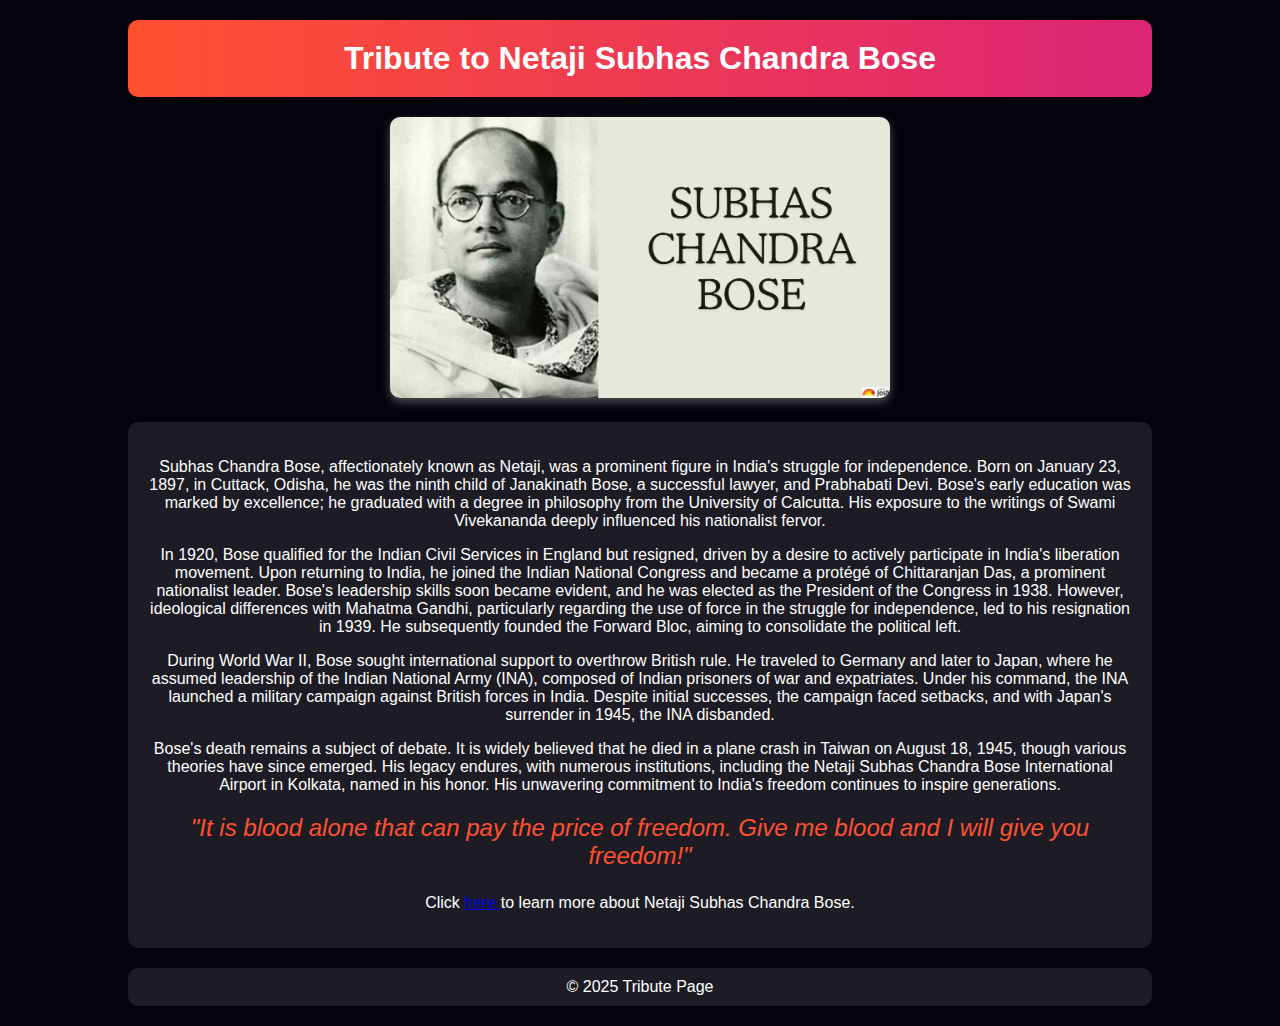
<file: Tribute page/index.html>
<!DOCTYPE html>
<html lang="en">
<head>
    <meta charset="UTF-8">
    <meta name="viewport" content="width=device-width, initial-scale=1.0">
    <title>Tribute to Netaji Subhas Chandra Bose</title>
    <style>
        body {
            font-family: 'Arial', sans-serif;
            margin: 0;
            padding: 0;
            background-color: rgb(4, 3, 12);
            color: white;
            text-align: center;
        }
        .container {
            width: 80%;
            margin: auto;
            padding: 20px;
        }
        .header {
            background: linear-gradient(to right, #ff512f, #dd2476);
            padding: 20px;
            font-size: 2rem;
            font-weight: bold;
            border-radius: 10px;
        }
        .image {
            margin-top: 20px;
        }
        img {
            width: 500px;
            border-radius: 10px;
            box-shadow: 0px 4px 10px rgba(255, 255, 255, 0.3);
        }
        .content {
            margin-top: 20px;
            padding: 20px;
            background-color: rgba(255, 255, 255, 0.1);
            border-radius: 10px;
        }
        .quote {
            font-size: 1.5rem;
            margin-top: 20px;
            font-style: italic;
            color: #ff512f;
        }
        .footer {
            margin-top: 20px;
            padding: 10px;
            font-size: 1rem;
            background-color: rgba(255, 255, 255, 0.1);
            border-radius: 10px;
        }
        p{
            text-align: center;
            font-weight: 500;
            
        }
    </style>
</head>
<body>
    <div class="container">
        <div class="header">Tribute to Netaji Subhas Chandra Bose</div>
        <div class="image">
            <img src="./image/subhas-chandra-bose.webp" alt="Netaji Subhas Chandra Bose">
        </div>
        <div class="content">
            <p>Subhas Chandra Bose, affectionately known as Netaji, was a prominent figure in India's struggle for independence. Born on January 23, 1897, in Cuttack, Odisha, he was the ninth child of Janakinath Bose, a successful lawyer, and Prabhabati Devi. Bose's early education was marked by excellence; he graduated with a degree in philosophy from the University of Calcutta. His exposure to the writings of Swami Vivekananda deeply influenced his nationalist fervor.</p>
            <p>In 1920, Bose qualified for the Indian Civil Services in England but resigned, driven by a desire to actively participate in India's liberation movement. Upon returning to India, he joined the Indian National Congress and became a protégé of Chittaranjan Das, a prominent nationalist leader. Bose's leadership skills soon became evident, and he was elected as the President of the Congress in 1938. However, ideological differences with Mahatma Gandhi, particularly regarding the use of force in the struggle for independence, led to his resignation in 1939. He subsequently founded the Forward Bloc, aiming to consolidate the political left.</p>
            <p>
                During World War II, Bose sought international support to overthrow British rule. He traveled to Germany and later to Japan, where he assumed leadership of the Indian National Army (INA), composed of Indian prisoners of war and expatriates. Under his command, the INA launched a military campaign against British forces in India. Despite initial successes, the campaign faced setbacks, and with Japan's surrender in 1945, the INA disbanded.
            </p>
            <p>
                Bose's death remains a subject of debate. It is widely believed that he died in a plane crash in Taiwan on August 18, 1945, though various theories have since emerged. His legacy endures, with numerous institutions, including the Netaji Subhas Chandra Bose International Airport in Kolkata, named in his honor. His unwavering commitment to India's freedom continues to inspire generations.
            </p>
            <p class="quote">"It is blood alone that can pay the price of freedom. Give me blood and I will give you freedom!"</p>

            <p>Click <a href="https://en.wikipedia.org/wiki/Subhas_Chandra_Bose" alt="More information him">here </a> to learn more about Netaji Subhas Chandra Bose.</p>
        </div>
        <div class="footer">&copy; 2025 Tribute Page </div>
    </div>
</body>
</html>
</file>
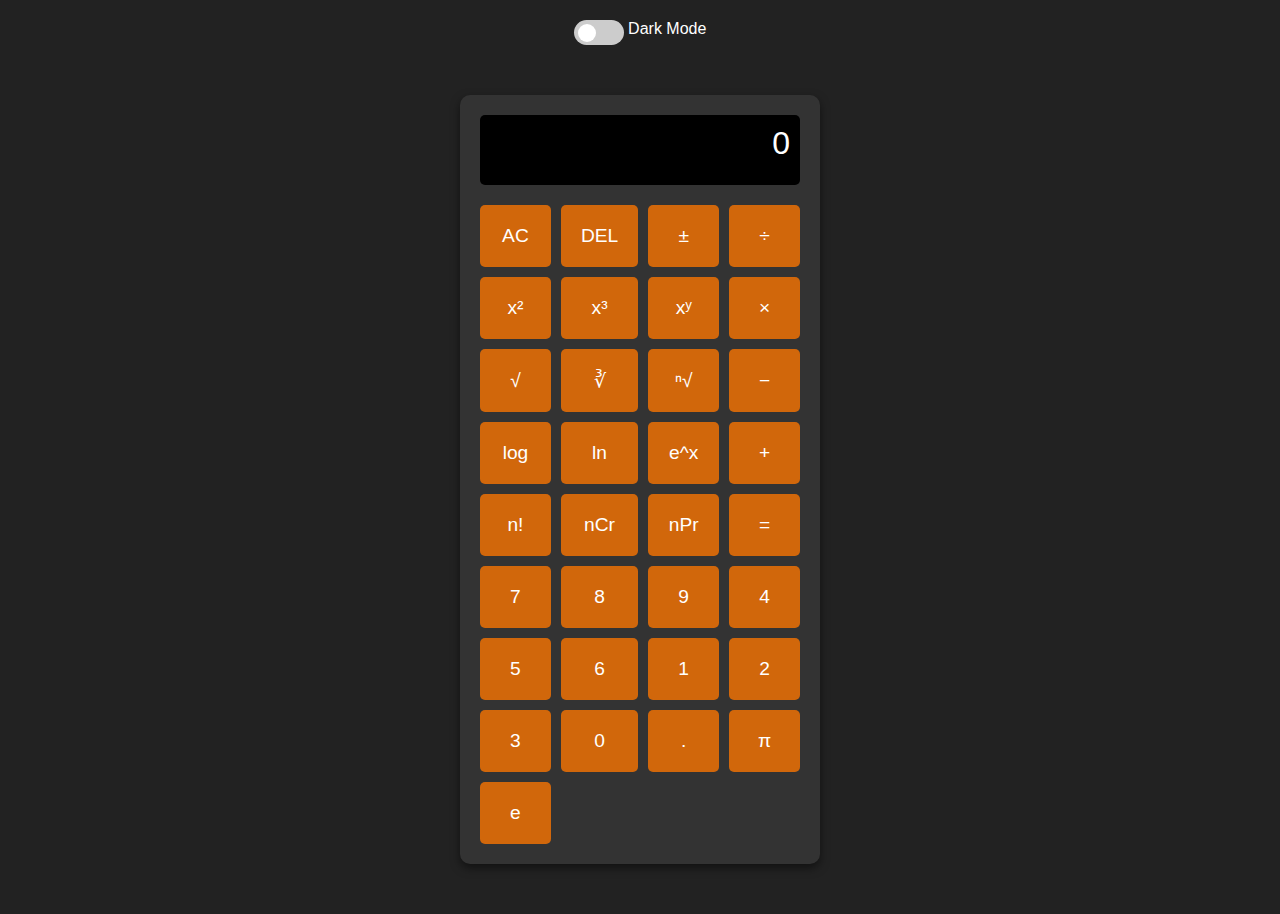
<file: Calculator/scientific/index.html>
<!DOCTYPE html>
<html lang="en">
<head>
    <meta charset="UTF-8">
    <meta name="viewport" content="width=device-width, initial-scale=1.0">
    <title>Scientific Calculator - Casio fx-991EX</title>
    <link rel="stylesheet" href="styles.css">
</head>
<body>
    <div class="theme-container">
        <label class="switch">
            <input type="checkbox" id="themeToggle">
            <span class="slider"></span>
        </label>
        <span class="mode-text">Dark Mode</span>
    </div>

    <div class="calculator">
        <div class="display">
            <div id="history"></div>
            <div id="current">0</div>
        </div>

        <div class="buttons">
            <button onclick="clearDisplay()">AC</button>
            <button onclick="deleteLast()">DEL</button>
            <button onclick="toggleSign()">±</button>
            <button onclick="appendOperator('/')">÷</button>

            <button onclick="square()">x²</button>
            <button onclick="cube()">x³</button>
            <button onclick="power()">xʸ</button>
            <button onclick="appendOperator('*')">×</button>

            <button onclick="sqrt()">√</button>
            <button onclick="cbrt()">∛</button>
            <button onclick="nthRoot()">ⁿ√</button>
            <button onclick="appendOperator('-')">−</button>

            <button onclick="log()">log</button>
            <button onclick="ln()">ln</button>
            <button onclick="exp()">e^x</button>
            <button onclick="appendOperator('+')">+</button>

            <button onclick="factorial()">n!</button>
            <button onclick="combination()">nCr</button>
            <button onclick="permutation()">nPr</button>
            <button onclick="calculateResult()">=</button>

            <button onclick="appendNumber(7)">7</button>
            <button onclick="appendNumber(8)">8</button>
            <button onclick="appendNumber(9)">9</button>

            <button onclick="appendNumber(4)">4</button>
            <button onclick="appendNumber(5)">5</button>
            <button onclick="appendNumber(6)">6</button>

            <button onclick="appendNumber(1)">1</button>
            <button onclick="appendNumber(2)">2</button>
            <button onclick="appendNumber(3)">3</button>

            <button onclick="appendNumber(0)">0</button>
            <button onclick="appendDecimal()">.</button>
            <button onclick="usePi()">π</button>
            <button onclick="useE()">e</button>
        </div>
    </div>

    <script src="calci.js"></script>
</body>
</html>
</file>
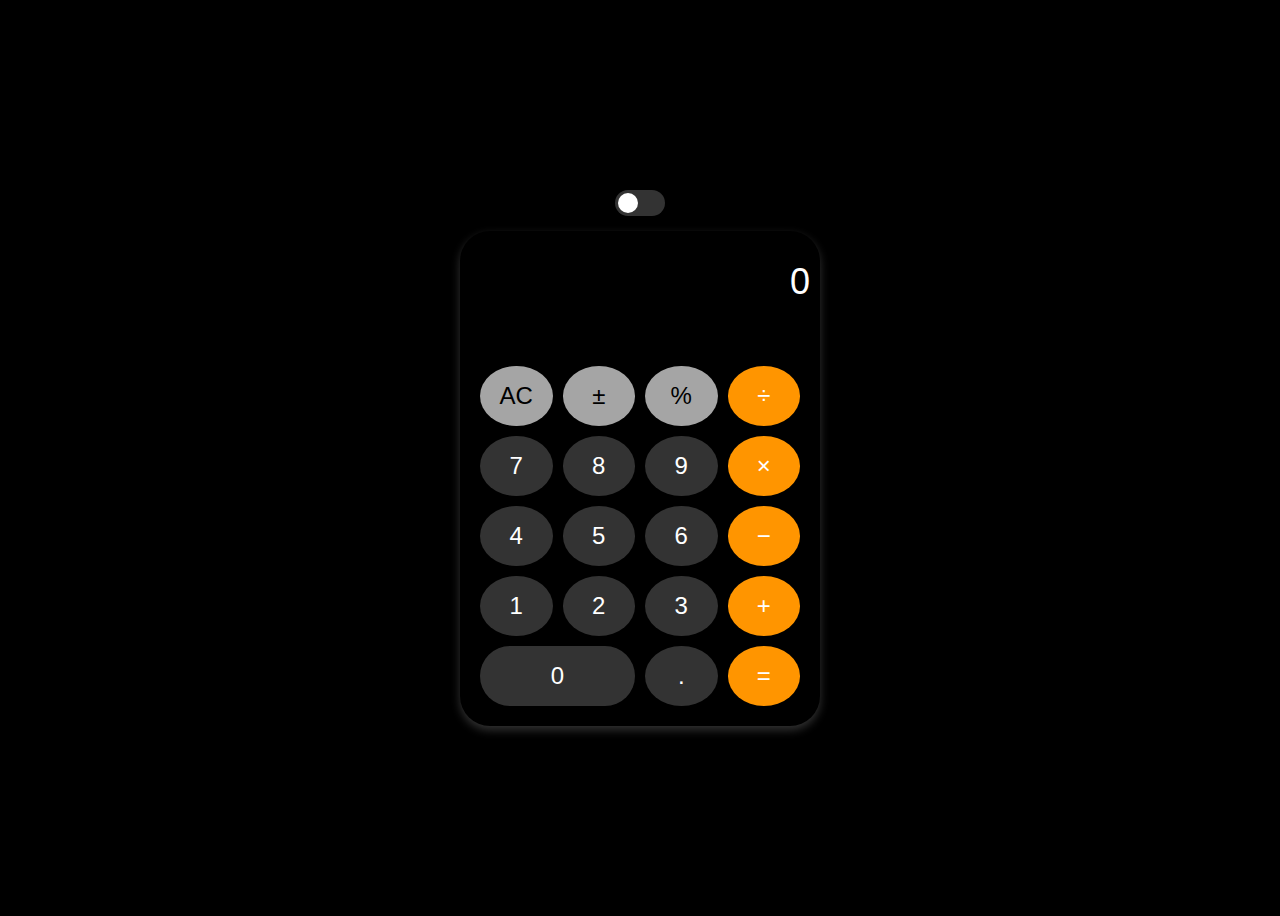
<file: Calculator/Calculator.html>
<!DOCTYPE html>
<html lang="en">
<head>
    <meta charset="UTF-8">
    <meta name="viewport" content="width=device-width, initial-scale=1.0">
    <title> Calculate </title>
    <link rel="stylesheet" href="styles.css">
</head>
<body>
    <div class="theme-container">
        <label class="switch">
            <input type="checkbox" id="themeToggle">
            <span class="slider"></span>
        </label>
    </div>

    <div class="calculator">
        <div class="display">
            <div id="history"></div>
            <div id="current">0</div>
        </div>
        <div class="buttons">
            <button class="btn function" onclick="clearDisplay()">AC</button>
            <button class="btn function" onclick="negate()">±</button>
            <button class="btn function" onclick="percentage()">%</button>
            <button class="btn operator" onclick="appendOperator('/')">÷</button>

            <button class="btn number" onclick="appendNumber(7)">7</button>
            <button class="btn number" onclick="appendNumber(8)">8</button>
            <button class="btn number" onclick="appendNumber(9)">9</button>
            <button class="btn operator" onclick="appendOperator('*')">×</button>

            <button class="btn number" onclick="appendNumber(4)">4</button>
            <button class="btn number" onclick="appendNumber(5)">5</button>
            <button class="btn number" onclick="appendNumber(6)">6</button>
            <button class="btn operator" onclick="appendOperator('-')">−</button>

            <button class="btn number" onclick="appendNumber(1)">1</button>
            <button class="btn number" onclick="appendNumber(2)">2</button>
            <button class="btn number" onclick="appendNumber(3)">3</button>
            <button class="btn operator" onclick="appendOperator('+')">+</button>

            <button class="btn zero number" onclick="appendNumber(0)">0</button>
            <button class="btn number" onclick="appendDecimal()">.</button>
            <button class="btn operator" onclick="calculateResult()">=</button>
        </div>
    </div>

    <script src="calculate.js"></script>
</body>
</html>
</file>
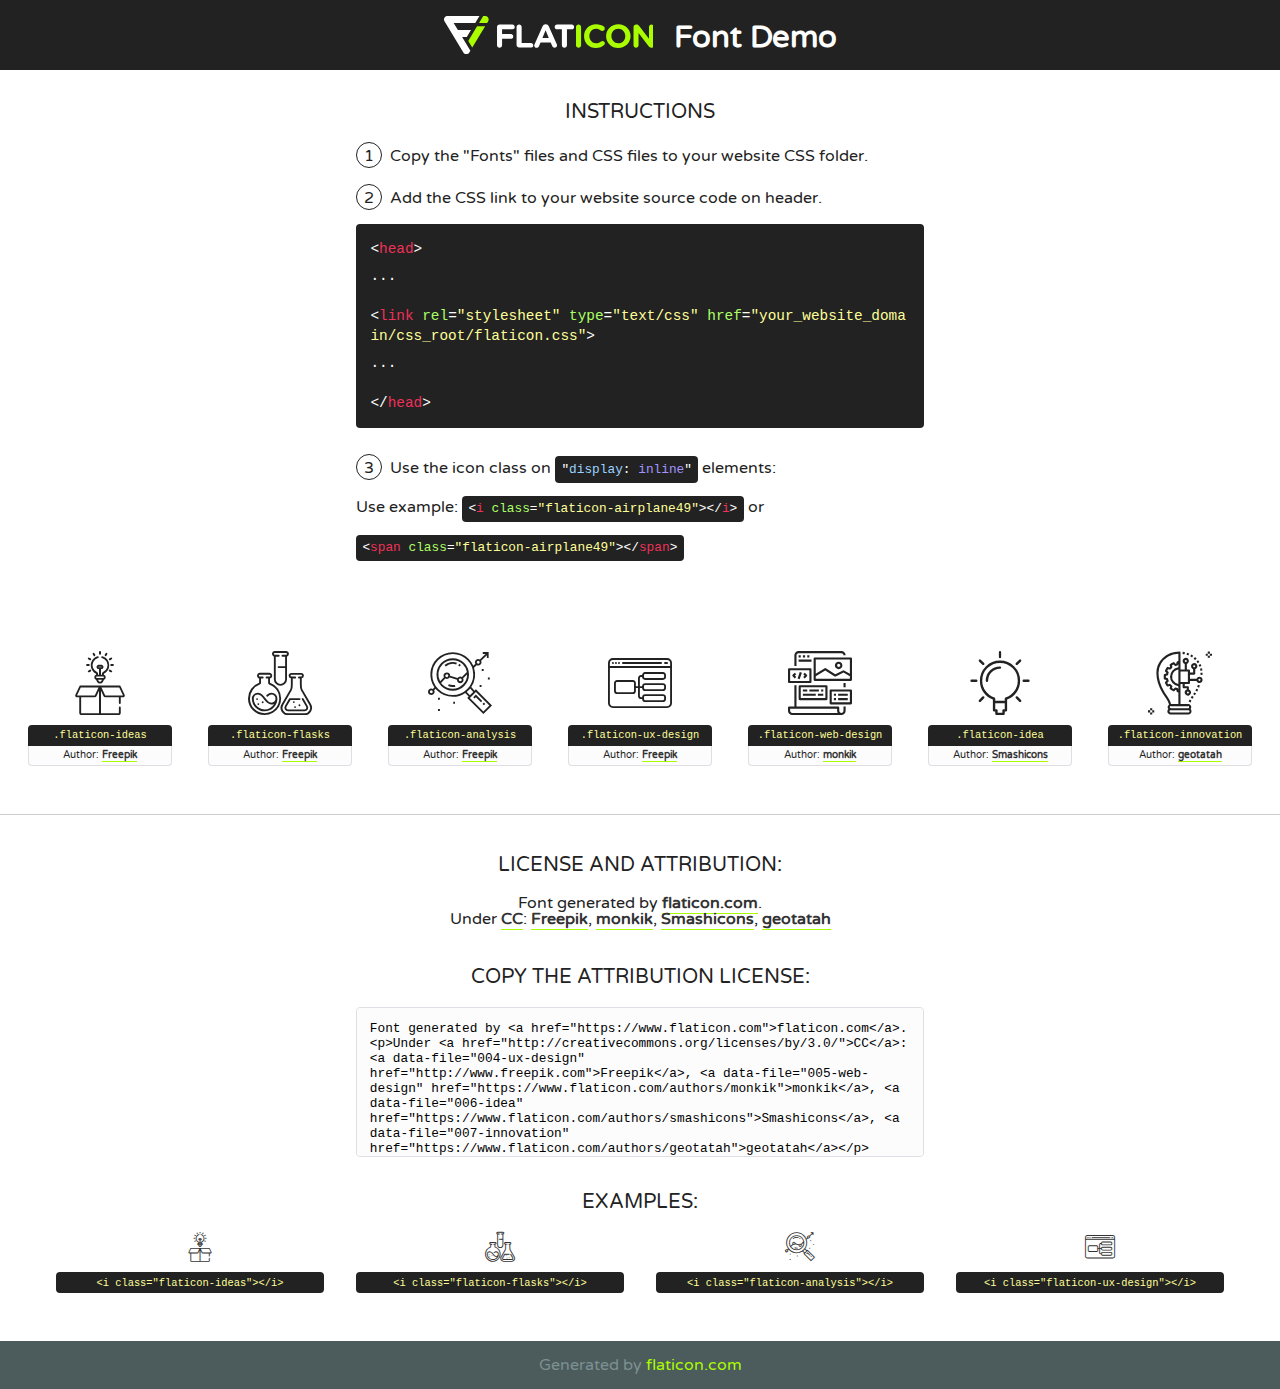
<file: Portfolio/Subhajit/Subhajit's code/fonts/flaticon/font/flaticon.html>
<!DOCTYPE html>
<!--
  Flaticon icon font: Flaticon
  Creation date: 20/03/2019 02:18
-->
<html>
<!DOCTYPE html>
<html>

<head>
    <title>Flaticon WebFont</title>
    <link href="http://fonts.googleapis.com/css?family=Varela+Round" rel="stylesheet" type="text/css" />
    <link rel="stylesheet" type="text/css" href="flaticon.css">
    <meta charset="UTF-8">
    <style>
    html, body, div, span, applet, object, iframe,
    h1, h2, h3, h4, h5, h6, p, blockquote, pre,
    a, abbr, acronym, address, big, cite, code,
    del, dfn, em, img, ins, kbd, q, s, samp,
    small, strike, strong, sub, sup, tt, var,
    b, u, i, center,
    dl, dt, dd, ol, ul, li,
    fieldset, form, label, legend,
    table, caption, tbody, tfoot, thead, tr, th, td,
    article, aside, canvas, details, embed, 
    figure, figcaption, footer, header, hgroup, 
    menu, nav, output, ruby, section, summary,
    time, mark, audio, video {
        margin: 0;
        padding: 0;
        border: 0;
        font-size: 100%;
        font: inherit;
        vertical-align: baseline;
    }
    /* HTML5 display-role reset for older browsers */
    article, aside, details, figcaption, figure, 
    footer, header, hgroup, menu, nav, section {
        display: block;
    }
    body {
        line-height: 1;
    }
    ol, ul {
        list-style: none;
    }
    blockquote, q {
        quotes: none;
    }
    blockquote:before, blockquote:after,
    q:before, q:after {
        content: '';
        content: none;
    }
    table {
        border-collapse: collapse;
        border-spacing: 0;
    }
    body {
        font-family: 'Varela Round', Helvetica, Arial, sans-serif;
        font-size: 16px;
        color: #222;
    }
    a {
        color: #333;
        border-bottom: 1px solid #a9fd00;
        font-weight: bold;
        text-decoration: none;
    }
    * {
        -moz-box-sizing: border-box;
        -webkit-box-sizing: border-box;
        box-sizing: border-box;
        margin: 0;
        padding: 0;
    }
    [class^="flaticon-"]:before, [class*=" flaticon-"]:before, [class^="flaticon-"]:after, [class*=" flaticon-"]:after {
        font-family: Flaticon;
        font-size: 30px;
        font-style: normal;
        margin-left: 20px;
        color: #333;
    }
    .wrapper {
        max-width: 600px;
        margin: auto;
        padding: 0 1em;
    }
    .title {
        font-size: 1.25em;
        text-align: center;
        margin-bottom: 1em;
        text-transform: uppercase;
    }
    header {
        text-align: center;
        background-color: #222;
        color: #fff;
        padding: 1em;
    }
    header .logo {
        width: 210px;
        height: 38px;
        display: inline-block;
        vertical-align: middle;
        margin-right: 1em;
        border: none;
    }
    header strong {
        font-size: 1.95em;
        font-weight: bold;
        vertical-align: middle;
        margin-top: 5px;
        display: inline-block;
    }
    .demo {
        margin: 2em auto;
        line-height: 1.25em;
    }
    .demo ul li {
        margin-bottom: 1em;
    }
    .demo ul li .num {
        color: #222;
        border-radius: 20px;
        display: inline-block;
        width: 26px;
        padding: 3px;
        height: 26px;
        text-align: center;
        margin-right: 0.5em;
        border: 1px solid #222;
    }
    .demo ul li code {
        background-color: #222;
        border-radius: 4px;
        padding: 0.25em 0.5em;
        display: inline-block;
        color: #fff;
        font-family: Consolas,Monaco,Lucida Console,Liberation Mono,DejaVu Sans Mono,Bitstream Vera Sans Mono,Courier New, monospace;
        font-weight: lighter;
        margin-top: 1em;
        font-size: 0.8em;
        word-break: break-all;
    }
    .demo ul li code.big {
        padding: 1em;
        font-size: 0.9em;
    }
    .demo ul li code .red {
        color: #EF3159;
    }
    .demo ul li code .green {
        color: #ACFF65;
    }
    .demo ul li code .yellow {
        color: #FFFF99;
    }
    .demo ul li code .blue {
        color: #99D3FF;
    }
    .demo ul li code .purple {
        color: #A295FF;
    }
    .demo ul li code .dots {
        margin-top: 0.5em;
        display: block;
    }
    #glyphs {
        border-bottom: 1px solid #ccc;
        padding: 2em 0;
        text-align: center;
    }
    .glyph {
        display: inline-block;
        width: 9em;
        margin: 1em;
        text-align: center;
        vertical-align: top;
        background: #FFF;
    }
    .glyph .glyph-icon {
        padding: 10px;
        display: block;
        font-family:"Flaticon";
        font-size: 64px;
        line-height: 1;
    }
    .glyph .glyph-icon:before {
        font-size: 64px;
        color: #222;
        margin-left: 0;
    }
    .class-name {
        font-size: 0.65em;
        background-color: #222;
        color: #fff;
        border-radius: 4px 4px 0 0;
        padding: 0.5em;
        color: #FFFF99;
        font-family: Consolas,Monaco,Lucida Console,Liberation Mono,DejaVu Sans Mono,Bitstream Vera Sans Mono,Courier New, monospace;
    }
    .author-name {
        font-size: 0.6em;
        background-color: #fcfcfd;
        border: 1px solid #DEDEE4;
        border-top: 0;
        border-radius: 0 0 4px 4px;
        padding: 0.5em;
    }
    .class-name:last-child {
        font-size: 10px;
        color:#888;
    }
    .class-name:last-child a {
        font-size: 10px;
        color:#555;
    }
    .class-name:last-child a:hover {
        color:#a9fd00;
    }
    .glyph > input {
        display: block;
        width: 100px;
        margin: 5px auto;
        text-align: center;
        font-size: 12px;
        cursor: text;
    }
    .glyph > input.icon-input {
        font-family:"Flaticon";
        font-size: 16px;
        margin-bottom: 10px;
    }
    .attribution .title {
        margin-top: 2em;
    }
    .attribution textarea {
        background-color: #fcfcfd;
        padding: 1em;
        border: none;
        box-shadow: none;
        border: 1px solid #DEDEE4;
        border-radius: 4px;
        resize: none;
        width: 100%;
        height: 150px;
        font-size: 0.8em;
        font-family: Consolas,Monaco,Lucida Console,Liberation Mono,DejaVu Sans Mono,Bitstream Vera Sans Mono,Courier New, monospace;
        -webkit-appearance: none;
    }
    .iconsuse {
        margin: 2em auto;
        text-align: center;
        max-width: 1200px;
    }
    .iconsuse:after {
        content: '';
        display: table;
        clear: both;
    }
    .iconsuse .image {
        float: left;
        width: 25%;
        padding: 0 1em;
    }
    .iconsuse .image p {
        margin-bottom: 1em;
    }
    .iconsuse .image span {
        display: block;
        font-size: 0.65em;
        background-color: #222;
        color: #fff;
        border-radius: 4px;
        padding: 0.5em;
        color: #FFFF99;
        margin-top: 1em;
        font-family: Consolas,Monaco,Lucida Console,Liberation Mono,DejaVu Sans Mono,Bitstream Vera Sans Mono,Courier New, monospace;
    }
    #footer {
        text-align: center;
        background-color: #4C5B5C;
        color: #7c9192;
        padding: 1em;
    }
    #footer a {
        border: none;
        color: #a9fd00;
        font-weight: normal;
    }
    @media (max-width: 960px) {
        .iconsuse .image {
            width: 50%;
        }
    }
    @media (max-width: 560px) {
        .iconsuse .image {
            width: 100%;
        }
    }
    </style>
</head>

<body class="characters-off">

    <header>
        <a href="https://www.flaticon.com" target="_blank" class="logo">
            <svg version="1.1" xmlns="http://www.w3.org/2000/svg" xmlns:xlink="http://www.w3.org/1999/xlink" xmlns:a="http://ns.adobe.com/AdobeSVGViewerExtensions/3.0/" viewBox="0 0 560.875 102.036" enable-background="new 0 0 560.875 102.036" xml:space="preserve">
                <defs>
                </defs>
                <g>
                    <g class="letters">
                        <path fill="#ffffff" d="M141.596,29.675c0-3.777,2.985-6.767,6.764-6.767h34.438c3.426,0,6.15,2.728,6.15,6.15
                        c0,3.43-2.724,6.149-6.15,6.149h-27.674v13.091h23.719c3.429,0,6.151,2.724,6.151,6.15c0,3.43-2.723,6.149-6.151,6.149h-23.719
                        v17.574c0,3.773-2.986,6.761-6.764,6.761c-3.779,0-6.764-2.989-6.764-6.761V29.675z"></path>
                        <path fill="#ffffff" d="M193.844,29.149c0-3.781,2.985-6.767,6.764-6.767c3.776,0,6.763,2.985,6.763,6.767v42.957h25.039
                        c3.426,0,6.149,2.726,6.149,6.153c0,3.425-2.723,6.15-6.149,6.15h-31.802c-3.779,0-6.764-2.986-6.764-6.768V29.149z"></path>
                        <path fill="#ffffff" d="M241.891,75.71l21.438-48.407c1.492-3.341,4.215-5.357,7.906-5.357h0.792
                        c3.686,0,6.323,2.017,7.815,5.357l21.439,48.407c0.436,0.967,0.701,1.845,0.701,2.723c0,3.602-2.809,6.501-6.414,6.501
                        c-3.161,0-5.269-1.845-6.499-4.655l-4.132-9.661h-27.059l-4.301,10.102c-1.144,2.631-3.426,4.214-6.237,4.214
                        c-3.517,0-6.24-2.81-6.24-6.325C241.1,77.64,241.451,76.677,241.891,75.71z M279.932,58.666l-8.521-20.297l-8.526,20.297H279.932
                        z"></path>
                        <path fill="#ffffff" d="M314.864,35.387H301.86c-3.429,0-6.239-2.813-6.239-6.238c0-3.429,2.811-6.24,6.239-6.24h39.533
                        c3.426,0,6.237,2.811,6.237,6.24c0,3.425-2.811,6.238-6.237,6.238h-13.001v42.785c0,3.773-2.99,6.761-6.764,6.761
                        c-3.779,0-6.764-2.989-6.764-6.761V35.387z"></path>
                        <path fill="#A9FD00" d="M352.615,29.149c0-3.781,2.985-6.767,6.767-6.767c3.774,0,6.761,2.985,6.761,6.767v49.024
                        c0,3.773-2.987,6.761-6.761,6.761c-3.781,0-6.767-2.989-6.767-6.761V29.149z"></path>
                        <path fill="#A9FD00" d="M374.132,53.836v-0.179c0-17.481,13.178-31.801,32.065-31.801c9.22,0,15.459,2.458,20.557,6.238
                        c1.402,1.054,2.637,2.985,2.637,5.357c0,3.692-2.985,6.59-6.681,6.59c-1.845,0-3.071-0.702-4.044-1.319
                        c-3.776-2.813-7.729-4.393-12.562-4.393c-10.364,0-17.831,8.611-17.831,19.154v0.173c0,10.542,7.291,19.329,17.831,19.329
                        c5.715,0,9.492-1.756,13.359-4.834c1.049-0.874,2.458-1.491,4.039-1.491c3.429,0,6.325,2.813,6.325,6.236
                        c0,2.106-1.056,3.78-2.282,4.834c-5.539,4.834-12.036,7.733-21.878,7.733C387.572,85.464,374.132,71.493,374.132,53.836z"></path>
                        <path fill="#A9FD00" d="M433.009,53.836v-0.179c0-17.481,13.79-31.801,32.766-31.801c18.981,0,32.592,14.143,32.592,31.628v0.173
                        c0,17.483-13.785,31.807-32.769,31.807C446.625,85.464,433.009,71.32,433.009,53.836z M484.224,53.836v-0.179
                        c0-10.539-7.725-19.326-18.626-19.326c-10.893,0-18.449,8.611-18.449,19.154v0.173c0,10.542,7.73,19.329,18.626,19.329
                        C476.676,72.986,484.224,64.378,484.224,53.836z"></path>
                        <path fill="#A9FD00" d="M506.233,29.321c0-3.774,2.99-6.763,6.767-6.763h1.401c3.252,0,5.183,1.583,7.029,3.953l26.093,34.265
                        V29.059c0-3.692,2.99-6.677,6.681-6.677c3.683,0,6.671,2.985,6.671,6.677v48.934c0,3.78-2.987,6.765-6.764,6.765h-0.436
                        c-3.257,0-5.188-1.581-7.034-3.953l-27.056-35.492v32.944c0,3.687-2.985,6.676-6.678,6.676c-3.683,0-6.673-2.989-6.673-6.676
                        V29.321z"></path>
                    </g>
                    <g class="insignia">
                        <path fill="#ffffff" d="M48.372,56.137h12.517l11.156-18.537H37.186L25.688,18.539h57.825L94.668,0H9.271
                        C5.925,0,2.842,1.801,1.198,4.716c-1.644,2.907-1.593,6.482,0.134,9.343l50.38,83.501c1.678,2.781,4.689,4.476,7.938,4.476
                        c3.246,0,6.257-1.695,7.935-4.476l2.898-4.804L48.372,56.137z"></path>
                        <g class="i">
                            <path fill="#A9FD00" d="M93.575,18.539h0.031v0.004l21.652,0.004l2.705-4.488c1.727-2.861,1.778-6.436,0.133-9.343
                            C116.454,1.801,113.371,0,110.026,0h-5.294L93.575,18.539z"></path>
                            <polygon fill="#A9FD00" points="88.291,27.356 64.725,66.486 75.519,84.404 109.942,27.356"></polygon>
                        </g>
                    </g>
                </g>
            </svg>
        </a>
        <strong>Font Demo</strong>
    </header>


    <section class="demo wrapper">

        <p class="title">Instructions</p>

        <ul>
            <li>
                <span class="num">1</span>Copy the "Fonts" files and CSS files to your website CSS folder.
            </li>
            <li>
                <span class="num">2</span>Add the CSS link to your website source code on header.
                <code class="big">
                    &lt;<span class="red">head</span>&gt;
                    <br/><span class="dots">...</span>
                    <br/>&lt;<span class="red">link</span> <span class="green">rel</span>=<span class="yellow">"stylesheet"</span> <span class="green">type</span>=<span class="yellow">"text/css"</span> <span class="green">href</span>=<span class="yellow">"your_website_domain/css_root/flaticon.css"</span>&gt;
                    <br/><span class="dots">...</span>
                    <br/>&lt;/<span class="red">head</span>&gt;
                </code>
            </li>

            <li>
                <p>
                    <span class="num">3</span>Use the icon class on <code>"<span class="blue">display</span>:<span class="purple"> inline</span>"</code> elements:
                    <br />
                    Use example: <code>&lt;<span class="red">i</span> <span class="green">class</span>=<span class="yellow">&quot;flaticon-airplane49&quot;</span>&gt;&lt;/<span class="red">i</span>&gt;</code> or <code>&lt;<span class="red">span</span> <span class="green">class</span>=<span class="yellow">&quot;flaticon-airplane49&quot;</span>&gt;&lt;/<span class="red">span</span>&gt;</code>
            </li>
        </ul>

    </section>




   <section id="glyphs">          
    
      
        <div class="glyph"><div class="glyph-icon flaticon-ideas"></div>
            <div class="class-name">.flaticon-ideas</div>
            <div class="author-name">Author: <a data-file="001-ideas" href="http://www.freepik.com">Freepik</a> </div> 
        </div>        
        
        <div class="glyph"><div class="glyph-icon flaticon-flasks"></div>
            <div class="class-name">.flaticon-flasks</div>
            <div class="author-name">Author: <a data-file="002-flasks" href="http://www.freepik.com">Freepik</a> </div> 
        </div>        
        
        <div class="glyph"><div class="glyph-icon flaticon-analysis"></div>
            <div class="class-name">.flaticon-analysis</div>
            <div class="author-name">Author: <a data-file="003-analysis" href="http://www.freepik.com">Freepik</a> </div> 
        </div>        
        
        <div class="glyph"><div class="glyph-icon flaticon-ux-design"></div>
            <div class="class-name">.flaticon-ux-design</div>
            <div class="author-name">Author: <a data-file="004-ux-design" href="http://www.freepik.com">Freepik</a> </div> 
        </div>        
        
        <div class="glyph"><div class="glyph-icon flaticon-web-design"></div>
            <div class="class-name">.flaticon-web-design</div>
            <div class="author-name">Author: <a data-file="005-web-design" href="https://www.flaticon.com/authors/monkik">monkik</a> </div> 
        </div>        
        
        <div class="glyph"><div class="glyph-icon flaticon-idea"></div>
            <div class="class-name">.flaticon-idea</div>
            <div class="author-name">Author: <a data-file="006-idea" href="https://www.flaticon.com/authors/smashicons">Smashicons</a> </div> 
        </div>        
        
        <div class="glyph"><div class="glyph-icon flaticon-innovation"></div>
            <div class="class-name">.flaticon-innovation</div>
            <div class="author-name">Author: <a data-file="007-innovation" href="https://www.flaticon.com/authors/geotatah">geotatah</a> </div> 
        </div>        
        

    </section>



    <section class="attribution wrapper"   style="text-align:center;">

      <div class="title">License and attribution:</div><div class="attrDiv">Font generated by <a href="https://www.flaticon.com">flaticon.com</a>. <div><p>Under <a href="http://creativecommons.org/licenses/by/3.0/">CC</a>: <a data-file="004-ux-design" href="http://www.freepik.com">Freepik</a>, <a data-file="005-web-design" href="https://www.flaticon.com/authors/monkik">monkik</a>, <a data-file="006-idea" href="https://www.flaticon.com/authors/smashicons">Smashicons</a>, <a data-file="007-innovation" href="https://www.flaticon.com/authors/geotatah">geotatah</a></p>  </div>
      </div>
      <div class="title">Copy the Attribution License:</div>

    <textarea onclick="this.focus();this.select();">Font generated by &lt;a href=&quot;https://www.flaticon.com&quot;&gt;flaticon.com&lt;/a&gt;. <p>Under <a href="http://creativecommons.org/licenses/by/3.0/">CC</a>: <a data-file="004-ux-design" href="http://www.freepik.com">Freepik</a>, <a data-file="005-web-design" href="https://www.flaticon.com/authors/monkik">monkik</a>, <a data-file="006-idea" href="https://www.flaticon.com/authors/smashicons">Smashicons</a>, <a data-file="007-innovation" href="https://www.flaticon.com/authors/geotatah">geotatah</a></p>  
     </textarea>

    </section>

    <section class="iconsuse">

          <div class="title">Examples:</div>            
             
            <div class="image">
                <p>
                    <i class="glyph-icon flaticon-ideas"></i> 
                    <span>&lt;i class=&quot;flaticon-ideas&quot;&gt;&lt;/i&gt;</span>
                </p>
            </div>
            
            <div class="image">
                <p>
                    <i class="glyph-icon flaticon-flasks"></i> 
                    <span>&lt;i class=&quot;flaticon-flasks&quot;&gt;&lt;/i&gt;</span>
                </p>
            </div>
            
            <div class="image">
                <p>
                    <i class="glyph-icon flaticon-analysis"></i> 
                    <span>&lt;i class=&quot;flaticon-analysis&quot;&gt;&lt;/i&gt;</span>
                </p>
            </div>
            
            <div class="image">
                <p>
                    <i class="glyph-icon flaticon-ux-design"></i> 
                    <span>&lt;i class=&quot;flaticon-ux-design&quot;&gt;&lt;/i&gt;</span>
                </p>
            </div>
                       
        </div>
                            
    </section>

<div id="footer">
    <div>Generated by <a href="https://www.flaticon.com">flaticon.com</a>
    </div>
</div>



</body>
</html>
</file>
<file: Calculator/scientific/styles.css>
/* Default Dark Mode */
body {
    font-family: Arial, sans-serif;
    text-align: center;
    background-color: #222;
    color: white;
    transition: background-color 0.4s, color 0.4s;
}

.calculator {
    width: 320px;
    margin: 50px auto;
    padding: 20px;
    background: #333;
    border-radius: 10px;
    box-shadow: 0px 4px 10px rgba(0, 0, 0, 0.5);
    transition: background 0.4s;
}

.display {
    background: black;
    color: white;
    font-size: 2em;
    padding: 10px;
    text-align: right;
    border-radius: 5px;
    min-height: 50px;
    transition: background 0.4s, color 0.4s;
}

.buttons {
    display: grid;
    grid-template-columns: repeat(4, 1fr);
    gap: 10px;
    margin-top: 20px;
}

button {
    padding: 20px;
    font-size: 1.2em;
    background: #d1670b;
    color: white;
    border: none;
    border-radius: 5px;
    cursor: pointer;
    transition: background 0.3s, color 0.3s;
}

button:hover {
    background: #666;
}

/* 🔆 Light Mode Styles */
body.light-mode {
    background-color: #f8f8f8;
    color: black;
}

.light-mode .calculator {
    background: white;
    box-shadow: 0px 4px 10px rgba(0, 0, 0, 0.2);
}

.light-mode .display {
    background: #ddd;
    color: black;
}

.light-mode button {
    background: #eee;
    color: black;
}

.light-mode button:hover {
    background: #ddd;
}

/* 🌓 Toggle Switch */
.theme-container {
    text-align: center;
    margin: 20px;
}

.switch {
    position: relative;
    display: inline-block;
    width: 50px;
    height: 25px;
}

.switch input {
    opacity: 0;
    width: 0;
    height: 0;
}

.slider {
    position: absolute;
    cursor: pointer;
    top: 0;
    left: 0;
    right: 0;
    bottom: 0;
    background-color: #ccc;
    border-radius: 25px;
    transition: 0.4s;
}

input:checked + .slider {
    background-color: #444;
}

.slider:before {
    content: "";
    position: absolute;
    height: 18px;
    width: 18px;
    left: 4px;
    bottom: 3px;
    background-color: white;
    border-radius: 50%;
    transition: 0.4s;
}

input:checked + .slider:before {
    transform: translateX(24px);
}
</file>
<file: Calculator/styles.css>
/* General styles */
body {
    display: flex;
    flex-direction: column;
    justify-content: center;
    align-items: center;
    height: 100vh;
    font-family: 'Arial', sans-serif;
    background-color: black;
    transition: background 0.4s ease-in-out, color 0.4s ease-in-out;
}

/* Light mode styles */
.light-mode {
    background-color: white;
    color: black;
}

/* Toggle switch container */
.theme-container {
    display: flex;
    justify-content: center;
    margin-bottom: 15px;
}

/* Toggle Switch */
.switch {
    position: relative;
    display: inline-block;
    width: 50px;
    height: 26px;
}

/* Hide the default checkbox */
.switch input {
    opacity: 0;
    width: 0;
    height: 0;
}

/* Slider for the switch */
.slider {
    position: absolute;
    cursor: pointer;
    top: 0;
    left: 0;
    right: 0;
    bottom: 0;
    background-color: #333;
    transition: 0.4s;
    border-radius: 34px;
}

/* Circle inside the switch */
.slider:before {
    position: absolute;
    content: "";
    height: 20px;
    width: 20px;
    left: 3px;
    bottom: 3px;
    background-color: white;
    transition: 0.4s;
    border-radius: 50%;
}

/* Light mode switch styling */
input:checked + .slider {
    background-color: #ff9500;
}

input:checked + .slider:before {
    transform: translateX(24px);
}

/* Calculator container */
.calculator {
    width: 320px;
    background: black;
    border-radius: 30px;
    padding: 20px;
    box-shadow: 0px 4px 10px rgba(255, 255, 255, 0.2);
    transition: background 0.4s ease-in-out;
}

/* Light mode calculator */
.light-mode .calculator {
    background: white;
    box-shadow: 0px 4px 10px rgba(0, 0, 0, 0.2);
}

/* Display */
.display {
    width: 100%;
    height: 80px;
    font-size: 36px;
    color: white;
    text-align: right;
    padding: 10px;
    background-color: black;
    border-radius: 15px;
    overflow-x: auto;
    transition: background 0.4s ease-in-out;
}

/* Light mode display */
.light-mode .display {
    background-color: white;
    color: black;
}

/* Buttons */
.buttons {
    display: grid;
    grid-template-columns: repeat(4, 1fr);
    gap: 10px;
    margin-top: 15px;
}

.btn {
    height: 60px;
    border: none;
    border-radius: 50%;
    font-size: 24px;
    color: white;
    cursor: pointer;
    transition: 0.2s;
}

.number {
    background-color: #333;
}

.operator {
    background-color: #FF9500;
}

.function {
    background-color: #A5A5A5;
    color: black;
}

.zero {
    grid-column: span 2;
    border-radius: 50px;
}

/* Light mode buttons */
.light-mode .btn {
    color: black;
}
</file>
<file: Portfolio/Subhajit/Subhajit's code/fonts/flaticon/font/flaticon.css>
/*
  	Flaticon icon font: Flaticon
  	Creation date: 20/03/2019 02:18
  	*/

@font-face {
  font-family: "Flaticon";
  src: url("./Flaticon.eot");
  src: url("./Flaticon.eot?#iefix") format("embedded-opentype"),
       url("./Flaticon.woff2") format("woff2"),
       url("./Flaticon.woff") format("woff"),
       url("./Flaticon.ttf") format("truetype"),
       url("./Flaticon.svg#Flaticon") format("svg");
  font-weight: normal;
  font-style: normal;
}

@media screen and (-webkit-min-device-pixel-ratio:0) {
  @font-face {
    font-family: "Flaticon";
    src: url("./Flaticon.svg#Flaticon") format("svg");
  }
}

[class^="flaticon-"]:before, [class*=" flaticon-"]:before,
[class^="flaticon-"]:after, [class*=" flaticon-"]:after {   
  font-family: Flaticon;
        font-size: 20px;
font-style: normal;
margin-left: 20px;
}

.flaticon-ideas:before { content: "\f100"; }
.flaticon-flasks:before { content: "\f101"; }
.flaticon-analysis:before { content: "\f102"; }
.flaticon-ux-design:before { content: "\f103"; }
.flaticon-web-design:before { content: "\f104"; }
.flaticon-idea:before { content: "\f105"; }
.flaticon-innovation:before { content: "\f106"; }
</file>
